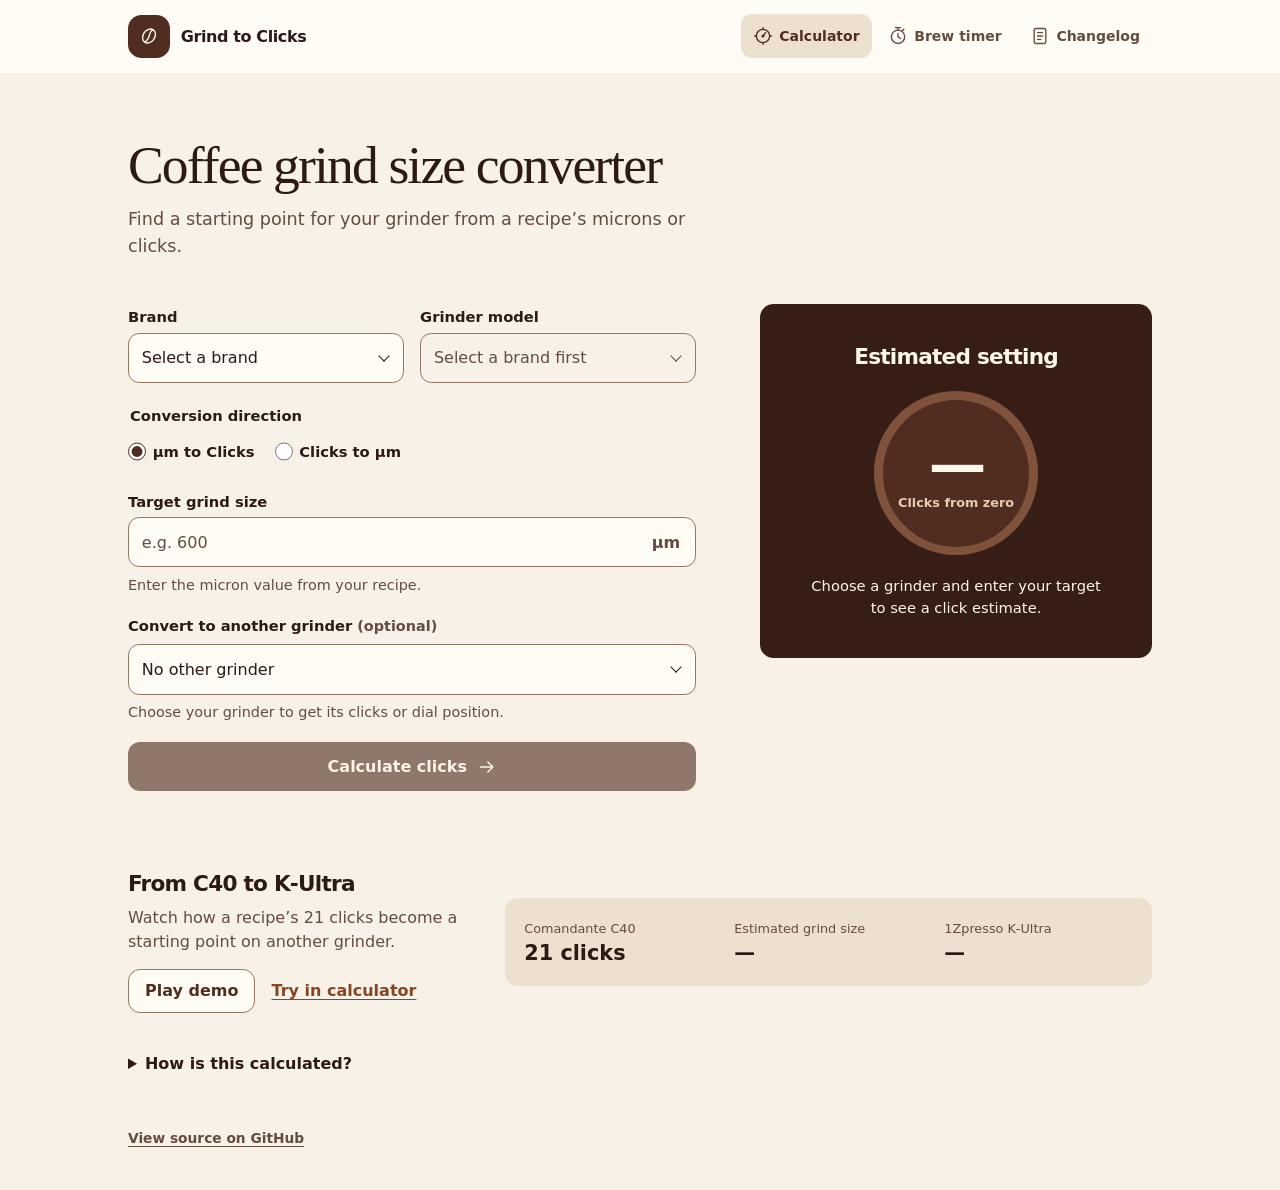
<file: index.html>
<!doctype html>
<html lang="en">
<head>
<meta charset="utf-8">
<meta name="viewport" content="width=device-width, initial-scale=1">
<meta name="description" content="Convert a coffee recipe’s grind size in microns to estimated clicks for your grinder.">
<title>Coffee Grind Size Converter: Microns to Clicks | Grind to Clicks</title>
<link rel="icon" href="./assets/bean.svg" type="image/svg+xml">
<link rel="stylesheet" href="./assets/style.css?v=1.9">
<script src="./assets/select.js?v=1.4" defer></script>
<script src="./assets/grinders.js?v=1.7" defer></script>
<script src="./assets/calculator.js?v=1.9" defer></script>
</head>
<body>
<a class="skip" href="#main">Skip to content</a>
<header class="header"><div class="wrap header-inner">
<a class="brand" href="./"><span class="brand-icon"><svg viewBox="0 0 24 24" fill="none" stroke="currentColor" stroke-width="1.65" stroke-linecap="round" stroke-linejoin="round" aria-hidden="true"><ellipse cx="12" cy="12" rx="7" ry="9" transform="rotate(35 12 12)"/><path d="M16 5c-5 2-1 8-8 14"/></svg></span>Grind to Clicks</a>
<nav aria-label="Main navigation"><a href="./" aria-current="page"><svg viewBox="0 0 24 24" fill="none" stroke="currentColor" stroke-width="1.65" stroke-linecap="round" stroke-linejoin="round" aria-hidden="true"><circle cx="12" cy="12" r="8"/><path d="M12 12l3-4M12 2v2M2 12h2m16 0h2m-10 8v2"/><circle cx="12" cy="12" r="1"/></svg>Calculator</a><a href="./timer/"><svg viewBox="0 0 24 24" fill="none" stroke="currentColor" stroke-width="1.65" stroke-linecap="round" stroke-linejoin="round" aria-hidden="true"><circle cx="12" cy="13" r="8"/><path d="M12 9v4l3 2M9 2h6m-3 0v3m5 1 2-2"/></svg>Brew timer</a><a href="./changelog/"><svg viewBox="0 0 24 24" fill="none" stroke="currentColor" stroke-width="1.65" stroke-linecap="round" stroke-linejoin="round" aria-hidden="true"><rect x="5" y="3" width="14" height="18" rx="2"/><path d="M9 8h6m-6 4h6m-6 4h4"/></svg>Changelog</a></nav>
</div></header>
<main id="main" class="wrap calculator-page"><header class="page-heading"><h1>Coffee grind size converter</h1><p class="lede">Find a starting point for your grinder from a recipe’s microns or clicks.</p></header>
<div class="tool-grid calculator-grid">
<section class="tool calculator-input" aria-labelledby="calc-title">
<h2 id="calc-title" class="sr-only">Grinder settings</h2>
<form id="grind-form">
<div class="grinder-fields">
<div><label for="brand">Brand</label><select id="brand" required><option value="">Select a brand</option></select></div>
<div><label for="grinder">Grinder model</label><select id="grinder" required disabled aria-describedby="model-spec"><option value="">Select a brand first</option></select></div>
</div>
<p class="field-note" id="model-spec" hidden></p>
<fieldset class="conversion-mode">
<legend>Conversion direction</legend>
<label><input type="radio" name="direction" value="forward" checked> µm to Clicks</label>
<label><input type="radio" name="direction" value="reverse"> Clicks to µm</label>
</fieldset>
<div id="size-field">
<label for="microns">Target grind size</label>
<div class="unit-field"><input id="microns" type="number" min="1" step="any" inputmode="decimal" placeholder="e.g. 600" required aria-describedby="size-note calc-error"><span aria-hidden="true">µm</span></div>
<p id="size-note" class="field-note">Enter the micron value from your recipe.</p>
</div>
<div id="position-field" hidden>
<label for="position" id="position-label">Clicks from zero</label>
<input id="position" disabled aria-describedby="position-note calc-error">
<p class="field-note" id="position-note"></p>
</div>
<div class="destination-field">
<label for="destination">Convert to another grinder <span class="field-note">(optional)</span></label>
<select id="destination" aria-describedby="destination-note"><option value="none">No other grinder</option></select>
<p class="field-note" id="destination-note">Choose your grinder to get its clicks or dial position.</p>
</div>
<p id="calc-error" class="error" role="alert" hidden></p>
<button id="calculate" class="button primary" type="submit"><span id="calculate-label">Calculate clicks</span> <svg viewBox="0 0 24 24" fill="none" stroke="currentColor" stroke-width="1.65" stroke-linecap="round" stroke-linejoin="round" aria-hidden="true"><path d="M4 12h15m-6-6 6 6-6 6"/></svg></button>
<a id="next" class="button primary" href="./timer/" hidden>Open brew timer <svg viewBox="0 0 24 24" fill="none" stroke="currentColor" stroke-width="1.65" stroke-linecap="round" stroke-linejoin="round" aria-hidden="true"><path d="M4 12h15m-6-6 6 6-6 6"/></svg></a>
</form>
<noscript><p>Enable JavaScript to calculate a setting.</p></noscript>
</section>
<section class="card result-card" aria-labelledby="result-title">
<h2 id="result-title">Estimated setting</h2>
<div class="gauge" id="setting-gauge" aria-hidden="true"><div class="gauge-core"><span id="gauge-value">—</span><small id="gauge-unit">Clicks from zero</small></div></div>
<p class="result-note" id="position-progress" hidden></p>
<p id="result-summary" role="status">Choose a grinder and enter your target to see a click estimate.</p>
<p class="result-note" id="result-note" hidden></p>
<p class="result-note" id="community-note" hidden></p>
<a class="result-reference" id="community-source" hidden>View DCInside measurement</a>
<p class="result-note" id="comparison-note" hidden>Brewer-reported reference: C40 Standard 21 clicks and K-Ultra about 65 clicks for the same 750 µm recipe target.</p>
<a class="result-reference" id="comparison-timer" href="./timer/?grinder=k-ultra&amp;clicks=65" hidden>Use 65 clicks in the brew timer</a>
<a id="spec-link" hidden>View grinder reference <svg viewBox="0 0 24 24" fill="none" stroke="currentColor" stroke-width="1.65" stroke-linecap="round" stroke-linejoin="round" aria-hidden="true"><path d="M4 12h15m-6-6 6 6-6 6"/></svg></a>
<a class="result-reference" id="source-spec-link" hidden>View recipe grinder measurements</a>
</section>
</div>
<div class="support">
<section class="example" aria-labelledby="example-title">
<div class="example-copy">
<h2 id="example-title">From C40 to K‑Ultra</h2>
<p>Watch how a recipe’s 21 clicks become a starting point on another grinder.</p>
<div class="example-actions">
<button type="button" class="button secondary" id="play-example">Play demo</button>
<button type="button" class="example-use" id="use-example">Try in calculator</button>
</div>
</div>
<div class="example-scene" id="example-scene" aria-label="C40 to K-Ultra example">
<dl>
<div><dt>Comandante C40</dt><dd id="example-from">21 clicks</dd></div>
<div><dt>Estimated grind size</dt><dd id="example-size">—</dd></div>
<div><dt>1Zpresso K‑Ultra</dt><dd id="example-to">—</dd></div>
</dl>
<p class="sr-only" id="example-status" role="status"></p>
</div>
</section>
<details class="card help"><summary>How is this calculated?</summary><p>We use published measurements of ground coffee at known click settings. We average neighboring measurements where the trend reverses, then interpolate within the supported range and round to the nearest click. Results are starting points and can vary with the beans and grinder zero point.</p><p>Check the statistic next to your result. Onyx labels its values average particle size. The K6 source reports the median (D50). These statistics can differ. For Red Clix, we apply <a href="https://comandantegrinder.com/products/red-clix-drivetrain-set">Comandante’s 2:1 click ratio</a> to the C40 reference. DCInside photo measurements are shown with their own source and zero-point conventions. Their values may differ from instrument measurements. Models without enough measurements link to a setting guide.</p></details>
</div></main>
<footer class="wrap footer"><a href="https://github.com/hjd5031/grind-to-clicks">View source on GitHub</a></footer>
</body>
</html>
</file>
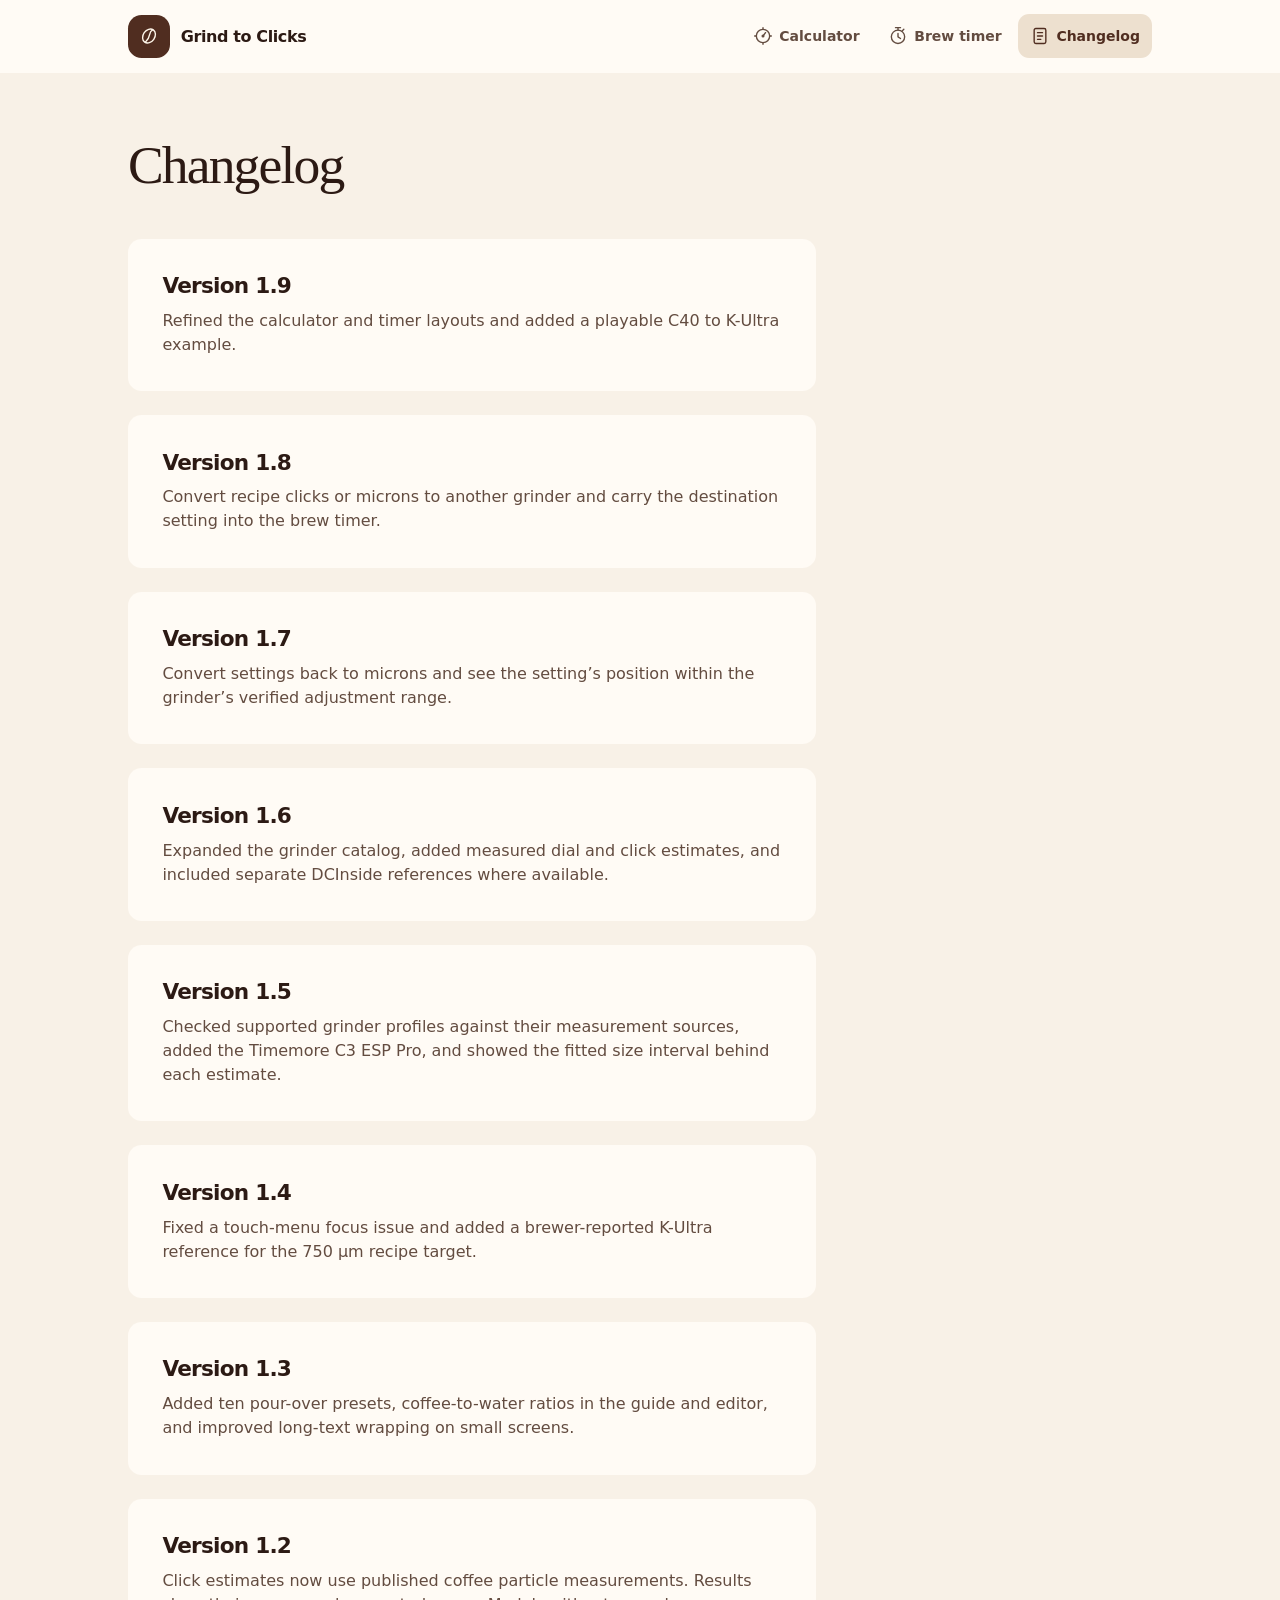
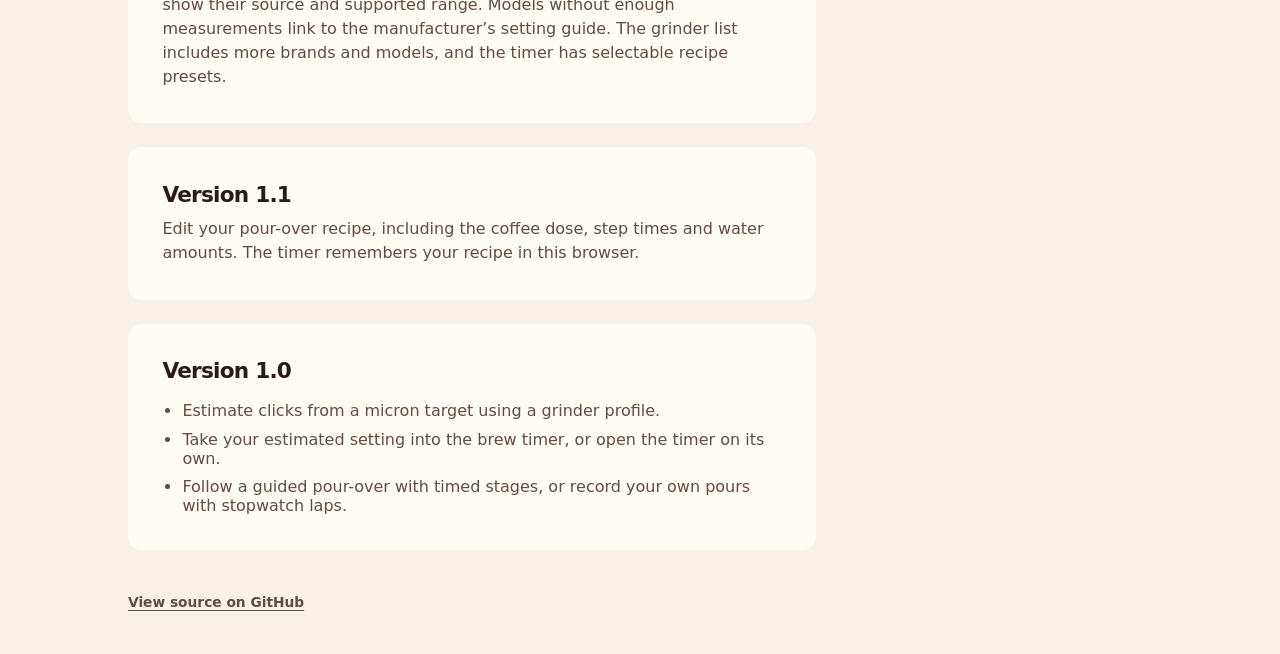
<file: changelog/index.html>
<!doctype html>
<html lang="en">
<head>
<meta charset="utf-8">
<meta name="viewport" content="width=device-width, initial-scale=1">
<meta name="description" content="Release notes for Grind to Clicks.">
<title>Changelog · Grind to Clicks</title>
<link rel="icon" href="../assets/bean.svg" type="image/svg+xml">
<link rel="stylesheet" href="../assets/style.css?v=1.9">

</head>
<body>
<a class="skip" href="#main">Skip to content</a>
<header class="header"><div class="wrap header-inner">
<a class="brand" href="../"><span class="brand-icon"><svg viewBox="0 0 24 24" fill="none" stroke="currentColor" stroke-width="1.65" stroke-linecap="round" stroke-linejoin="round" aria-hidden="true"><ellipse cx="12" cy="12" rx="7" ry="9" transform="rotate(35 12 12)"/><path d="M16 5c-5 2-1 8-8 14"/></svg></span>Grind to Clicks</a>
<nav aria-label="Main navigation"><a href="../"><svg viewBox="0 0 24 24" fill="none" stroke="currentColor" stroke-width="1.65" stroke-linecap="round" stroke-linejoin="round" aria-hidden="true"><circle cx="12" cy="12" r="8"/><path d="M12 12l3-4M12 2v2M2 12h2m16 0h2m-10 8v2"/><circle cx="12" cy="12" r="1"/></svg>Calculator</a><a href="../timer/"><svg viewBox="0 0 24 24" fill="none" stroke="currentColor" stroke-width="1.65" stroke-linecap="round" stroke-linejoin="round" aria-hidden="true"><circle cx="12" cy="13" r="8"/><path d="M12 9v4l3 2M9 2h6m-3 0v3m5 1 2-2"/></svg>Brew timer</a><a href="../changelog/" aria-current="page"><svg viewBox="0 0 24 24" fill="none" stroke="currentColor" stroke-width="1.65" stroke-linecap="round" stroke-linejoin="round" aria-hidden="true"><rect x="5" y="3" width="14" height="18" rx="2"/><path d="M9 8h6m-6 4h6m-6 4h4"/></svg>Changelog</a></nav>
</div></header>
<main id="main" class="wrap"><header class="page-heading"><h1>Changelog</h1></header>
<article class="card tool release"><h2>Version 1.9</h2><p>Refined the calculator and timer layouts and added a playable C40 to K-Ultra example.</p></article>
<article class="card tool release"><h2>Version 1.8</h2><p>Convert recipe clicks or microns to another grinder and carry the destination setting into the brew timer.</p></article>
<article class="card tool release"><h2>Version 1.7</h2><p>Convert settings back to microns and see the setting’s position within the grinder’s verified adjustment range.</p></article>
<article class="card tool release"><h2>Version 1.6</h2><p>Expanded the grinder catalog, added measured dial and click estimates, and included separate DCInside references where available.</p></article>
<article class="card tool release"><h2>Version 1.5</h2><p>Checked supported grinder profiles against their measurement sources, added the Timemore C3 ESP Pro, and showed the fitted size interval behind each estimate.</p></article>
<article class="card tool release"><h2>Version 1.4</h2><p>Fixed a touch-menu focus issue and added a brewer-reported K-Ultra reference for the 750 µm recipe target.</p></article>
<article class="card tool release"><h2>Version 1.3</h2><p>Added ten pour-over presets, coffee-to-water ratios in the guide and editor, and improved long-text wrapping on small screens.</p></article>
<article class="card tool release"><h2>Version 1.2</h2><p>Click estimates now use published coffee particle measurements. Results show their source and supported range. Models without enough measurements link to the manufacturer’s setting guide. The grinder list includes more brands and models, and the timer has selectable recipe presets.</p></article>
<article class="card tool release"><h2>Version 1.1</h2><p>Edit your pour-over recipe, including the coffee dose, step times and water amounts. The timer remembers your recipe in this browser.</p></article>
<article class="card tool release"><h2>Version 1.0</h2><ul><li>Estimate clicks from a micron target using a grinder profile.</li><li>Take your estimated setting into the brew timer, or open the timer on its own.</li><li>Follow a guided pour-over with timed stages, or record your own pours with stopwatch laps.</li></ul></article></main>
<footer class="wrap footer"><a href="https://github.com/hjd5031/grind-to-clicks">View source on GitHub</a></footer>
</body>
</html>
</file>
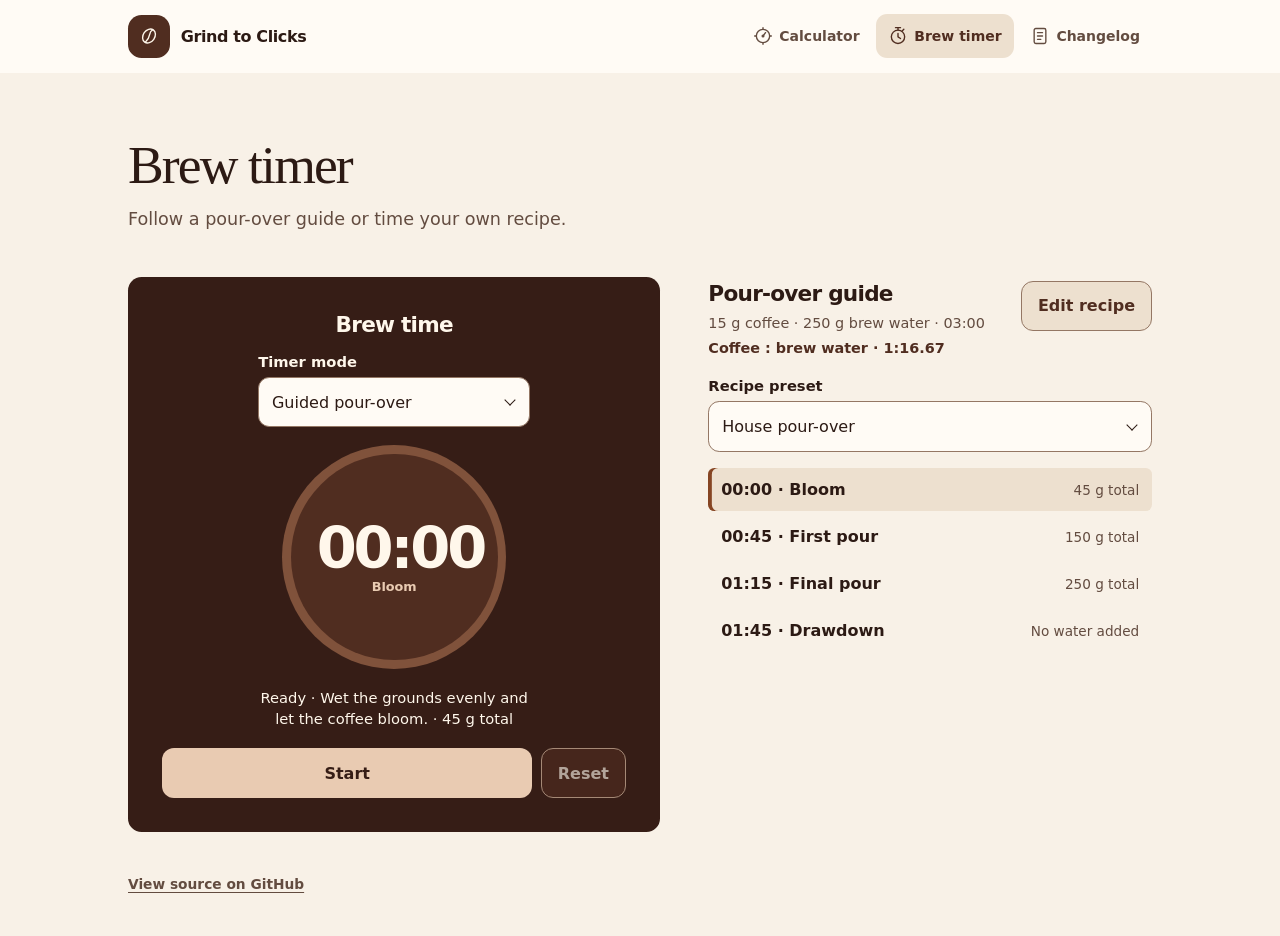
<file: timer/index.html>
<!doctype html>
<html lang="en">
<head>
<meta charset="utf-8">
<meta name="viewport" content="width=device-width, initial-scale=1">
<meta name="description" content="A guided pour-over timer and free stopwatch with lap times.">
<title>Brew timer · Grind to Clicks</title>
<link rel="icon" href="../assets/bean.svg" type="image/svg+xml">
<link rel="stylesheet" href="../assets/style.css?v=1.9">
<script src="../assets/select.js?v=1.4" defer></script>
<script src="../assets/grinders.js?v=1.7" defer></script>
<script src="../assets/timer.js?v=1.3" defer></script>
</head>
<body>
<a class="skip" href="#main">Skip to content</a>
<header class="header"><div class="wrap header-inner">
<a class="brand" href="../"><span class="brand-icon"><svg viewBox="0 0 24 24" fill="none" stroke="currentColor" stroke-width="1.65" stroke-linecap="round" stroke-linejoin="round" aria-hidden="true"><ellipse cx="12" cy="12" rx="7" ry="9" transform="rotate(35 12 12)"/><path d="M16 5c-5 2-1 8-8 14"/></svg></span>Grind to Clicks</a>
<nav aria-label="Main navigation"><a href="../"><svg viewBox="0 0 24 24" fill="none" stroke="currentColor" stroke-width="1.65" stroke-linecap="round" stroke-linejoin="round" aria-hidden="true"><circle cx="12" cy="12" r="8"/><path d="M12 12l3-4M12 2v2M2 12h2m16 0h2m-10 8v2"/><circle cx="12" cy="12" r="1"/></svg>Calculator</a><a href="../timer/" aria-current="page"><svg viewBox="0 0 24 24" fill="none" stroke="currentColor" stroke-width="1.65" stroke-linecap="round" stroke-linejoin="round" aria-hidden="true"><circle cx="12" cy="13" r="8"/><path d="M12 9v4l3 2M9 2h6m-3 0v3m5 1 2-2"/></svg>Brew timer</a><a href="../changelog/"><svg viewBox="0 0 24 24" fill="none" stroke="currentColor" stroke-width="1.65" stroke-linecap="round" stroke-linejoin="round" aria-hidden="true"><rect x="5" y="3" width="14" height="18" rx="2"/><path d="M9 8h6m-6 4h6m-6 4h4"/></svg>Changelog</a></nav>
</div></header>
<main id="main" class="wrap"><header class="page-heading"><h1>Brew timer</h1><p class="lede">Follow a pour-over guide or time your own recipe.</p></header>
<div class="tool-grid timer-grid">
<section class="card timer-card" aria-labelledby="timer-title">
<h2 id="timer-title">Brew time</h2>
<div class="mode-field"><label for="mode">Timer mode</label><select id="mode"><option value="guided">Guided pour-over</option><option value="free">Free stopwatch</option></select></div>
<p id="brew-setting" class="setting" hidden></p>
<div class="gauge brew-gauge" id="timer-ring"><div class="gauge-core"><span class="time" id="time" role="timer" aria-label="Elapsed time">00:00</span><small id="stage">Bloom</small></div></div>
<p id="timer-state" role="status">Ready to start</p>
<div class="timer-actions">
<button class="button primary" id="toggle" type="button">Start</button>
<button class="button secondary" id="lap" type="button" disabled hidden>Lap</button>
<button class="button secondary" id="reset" type="button" disabled>Reset</button>
</div>
<noscript><p>Enable JavaScript to use the stopwatch.</p></noscript>
</section>
<section class="card tool laps" id="guide-panel" aria-labelledby="guide-title">
<div class="card-heading recipe-heading"><div><h2 id="guide-title">Pour-over guide</h2><p id="recipe-summary"></p><p id="recipe-ratio" class="brew-ratio"></p></div><button class="button secondary" id="edit-recipe" type="button" disabled>Edit recipe</button></div>
<div class="preset-field"><label for="recipe-preset">Recipe preset</label><select id="recipe-preset">
<option value="default">House pour-over</option>
<option value="kasuya">Tetsu Kasuya · 4:6 (hot)</option>
<option value="hoffmann">James Hoffmann · V60</option>
<option value="ahnstar-20">AhnStar · Hot 20 g</option>
<option value="ahnstar-40">AhnStar · Hot 40 g</option>
<option value="momos-filter">Momos Coffee · V60 concentrate</option>
<option value="toch-v60">T.O.CH Coffee · V60 hot</option>
<option value="yongchaem-switch">용챔 · Hario Switch iced</option>
<option value="rule-484">정인성 (룰커피) · 4-8-4 hot</option>
<option value="rule-8g">정인성 (룰커피) · 8 g</option>
<option value="deep-blue-orea-hot">Deep Blue Lake · Orea V4 hot</option>
<option value="deep-blue-orea-iced">Deep Blue Lake · Orea V4 iced</option>
<option value="deep-blue-v60-hot">Deep Blue Lake · V60 hot</option>
</select><p class="field-note" id="preset-note" hidden></p><a class="preset-source" id="preset-source" hidden>View recipe notes</a></div>
<ol class="steps" id="guide-list" aria-label="Brew stages"></ol>
<dialog id="recipe-editor" aria-labelledby="editor-title">
<form id="recipe-form">
<h2 id="editor-title">Edit recipe</h2>
<label for="coffee-grams">Coffee (g)</label>
<input id="coffee-grams" type="number" inputmode="decimal" min=".1" max="9999" step=".1" required autofocus>
<p class="brew-ratio" id="editor-ratio"></p>
<p class="field-note">Enter the time and water to add for each step. Use 0 g for a wait or drawdown.</p>
<div id="recipe-steps"></div>
<div class="editor-actions">
<button class="button secondary" id="add-step" type="button">Add step</button>
<button class="button secondary" id="default-recipe" type="button">Load defaults</button>
</div>
<div class="editor-actions">
<button class="button secondary" id="cancel-recipe" type="button">Cancel</button>
<button class="button primary" type="submit">Save recipe</button>
</div>
</form>
</dialog>
<template id="recipe-step-template">
<fieldset class="recipe-step">
<legend></legend>
<label>Step name<input name="title" required maxlength="40"></label>
<div class="recipe-amounts">
<label>Duration (seconds)<input name="duration" type="number" inputmode="numeric" min="1" max="3600" step="1" required></label>
<label>Water to add (g)<input name="water" type="number" inputmode="decimal" min="0" max="9999" step=".1" required></label>
</div>
<label>Instructions <span class="field-note">(optional)</span><textarea name="note" rows="3" maxlength="160"></textarea></label>
<button class="button secondary remove-step" type="button">Remove step</button>
</fieldset>
</template>
</section>
<section class="card tool laps" id="lap-panel" aria-labelledby="laps-title" hidden>
<div class="card-heading"><div><h2 id="laps-title">Brew laps</h2><p>Record a time for each pour.</p></div></div>
<p id="lap-empty">Your laps will appear here.</p>
<ol id="lap-list" aria-label="Recorded laps"></ol>
<p class="sr-only" id="lap-status" role="status"></p>
</section>
</div></main>
<footer class="wrap footer"><a href="https://github.com/hjd5031/grind-to-clicks">View source on GitHub</a></footer>
</body>
</html>
</file>
<file: assets/style.css>
:root {
  color-scheme: light;
  --paper: #f8f1e7;
  --card: #fffbf5;
  --sand: #ede0cf;
  --ink: #2c1a14;
  --muted: #634c40;
  --accent: #864523;
  --espresso: #502d20;
  --deep: #361d16;
  --cream: #fff7eb;
  --latte: #e9cbb2;
  --edge: #947764;
  --focus: #9b3a16;
  font-family: system-ui, -apple-system, "Segoe UI", sans-serif;
  color: var(--ink);
  background: var(--paper);
}

*, *::before, *::after { box-sizing: border-box; }
[hidden] { display: none !important; }
body { margin: 0; }
h1, h2, p { margin: 0; }
a { color: inherit; text-underline-offset: .2em; }
button, input, select { font: inherit; }
svg { width: 1.25rem; height: 1.25rem; flex: none; vertical-align: middle; }
:focus-visible { outline: 3px solid var(--focus); outline-offset: 4px; }
.skip { position: absolute; left: 1rem; top: 1rem; z-index: 2; padding: .75rem; background: var(--card); transform: translateY(-200%); }
.skip:focus { transform: none; }
.sr-only { position: absolute; width: 1px; height: 1px; overflow: hidden; clip-path: inset(50%); white-space: nowrap; }
.wrap { width: min(100% - 3rem, 64rem); margin-inline: auto; }
.header { background: var(--card); }
.header-inner { display: flex; align-items: center; justify-content: space-between; gap: .75rem 1.5rem; padding-block: .9rem; }
.brand, nav, nav a, .button { display: flex; align-items: center; }
.brand { gap: .65rem; font-weight: 800; letter-spacing: -.025em; white-space: nowrap; text-decoration: none; }
.brand-icon { display: grid; place-items: center; width: 2.65rem; height: 2.65rem; border-radius: .85rem; flex: none; }
.brand-icon { background: var(--espresso); color: var(--cream); }
nav { flex-wrap: wrap; gap: .25rem; }
nav a { min-height: 2.75rem; gap: .42rem; padding: .45rem .75rem; border-radius: .7rem; text-decoration: none; font-size: .875rem; font-weight: 650; color: var(--muted); }
nav a[aria-current], nav a:hover { color: var(--espresso); background: var(--sand); }

.page-heading { padding-block: clamp(2rem, 5vw, 4rem) clamp(1.65rem, 4vw, 2.75rem); }
h1 { font: 500 clamp(2rem, 5vw, 3.35rem)/1.08 Georgia, serif; letter-spacing: -.035em; }
.lede { margin-top: .7rem; color: var(--muted); max-width: 55ch; font-size: clamp(1rem, 2vw, 1.1rem); line-height: 1.55; }
.tool-grid { display: grid; grid-template-columns: minmax(0, 1.2fr) minmax(0, 1fr); gap: clamp(1.25rem, 3vw, 2rem); }
.calculator-grid { grid-template-columns: minmax(0, 1.45fr) minmax(0, 1fr); gap: clamp(1.5rem, 5vw, 4rem); align-items: start; }
.tool.calculator-input { padding: .25rem 0 0; }
.support { margin-top: clamp(2.5rem, 7vw, 5rem); }
.card { border-radius: .85rem; background: var(--card); }
.tool, .result-card, .timer-card { padding: clamp(1.2rem, 3vw, 2.15rem); }
.card-heading { margin-bottom: 1.15rem; }
h2 { font-size: 1.35rem; letter-spacing: -.035em; line-height: 1.25; }
.card-heading p, .field-note, #lap-empty { color: var(--muted); font-size: .9rem; line-height: 1.45; }
.card-heading p { margin-top: .28rem; }
label { display: block; font-weight: 750; font-size: .92rem; margin-bottom: .45rem; }
select, input { width: 100%; min-height: 3.15rem; color: var(--ink); background: var(--card); border: 1px solid var(--edge); border-radius: .7rem; padding: .62rem .8rem; }
input::placeholder { color: var(--muted); opacity: 1; }
.grinder-fields { display: grid; grid-template-columns: minmax(0, 1fr) minmax(0, 1fr); gap: 1rem; margin-bottom: 1.5rem; }
.coffee-select { position: relative; color: var(--ink); text-align: left; }
.coffee-select summary { display: flex; align-items: center; justify-content: space-between; gap: .6rem; min-height: 3.15rem; padding: .62rem .8rem; border: 1px solid var(--edge); border-radius: .7rem; background: var(--card); list-style: none; cursor: pointer; overflow-wrap: anywhere; }
.coffee-select summary::-webkit-details-marker { display: none; }
.coffee-select summary::after { content: ""; width: .5rem; height: .5rem; flex: none; border: solid currentColor; border-width: 0 1.5px 1.5px 0; transform: rotate(45deg); margin: -.25rem .15rem 0 0; }
.coffee-select summary[aria-disabled="true"] { background: var(--paper); color: var(--muted); cursor: default; }
.coffee-options { position: absolute; z-index: 2; inset-inline: 0; top: calc(100% + .35rem); max-height: min(15rem, 42vh); overflow: auto; padding: .3rem; background: var(--card); border: 1px solid var(--edge); border-radius: .65rem; box-shadow: 0 .4rem 1rem #2c1a1426; }
.coffee-options button { display: block; width: 100%; min-height: 2.65rem; padding: .45rem .55rem; text-align: left; color: var(--ink); background: var(--card); border: 0; border-radius: .35rem; cursor: pointer; }
.coffee-options button:hover, .coffee-options button[aria-pressed="true"] { background: var(--sand); }
.coffee-options button:focus-visible { outline-offset: -3px; }
.timer-card .coffee-options button:focus-visible { outline-color: var(--focus); }
.preset-field { margin-bottom: 1rem; }
.preset-source { display: inline-block; margin-top: .35rem; font-size: .85rem; color: var(--accent); }
#model-spec { margin: -.45rem 0 .9rem; }
.conversion-mode { display: flex; flex-wrap: wrap; gap: .25rem 1.25rem; margin: 0 0 1.2rem; padding: 0; border: 0; }
.conversion-mode legend { font-size: .92rem; font-weight: 750; margin-bottom: .35rem; }
.conversion-mode label { display: flex; align-items: center; gap: .4rem; min-height: 2.75rem; margin: 0; }
.conversion-mode input { width: 1.15rem; height: 1.15rem; min-height: 0; margin: 0; accent-color: var(--espresso); }
#position-note { margin-top: .45rem; }
.destination-field { margin-top: 1.3rem; }
#destination-note { margin-top: .45rem; }
select:disabled { background: var(--paper); color: var(--muted); opacity: 1; }
.unit-field { position: relative; }
.unit-field input { padding-right: 3.5rem; }
.unit-field span { position: absolute; right: 1rem; top: 50%; transform: translateY(-50%); color: var(--muted); font-weight: 750; pointer-events: none; }
form .unit-field + .field-note { margin-top: .45rem; }
.button { justify-content: center; gap: .6rem; min-height: 3.1rem; border: 1px solid transparent; border-radius: .75rem; padding: .6rem 1rem; cursor: pointer; font-weight: 750; text-decoration: none; }
form .button { width: 100%; margin-top: 1.2rem; }
.primary { color: var(--cream); background: var(--espresso); }
.primary:hover { background: var(--deep); }
.secondary { color: var(--espresso); background: var(--sand); border-color: var(--edge); }
.secondary:hover { background: var(--cream); }
button:disabled { cursor: default; opacity: .62; }
.error { color: #902918; margin-top: .5rem; font-size: .9rem; }

.result-card, .timer-card { background: var(--deep); color: var(--cream); display: flex; flex-direction: column; align-items: center; justify-content: center; text-align: center; }
.result-card { justify-content: flex-start; min-height: 19rem; padding-block: clamp(1.6rem, 4vw, 2.5rem); overflow-wrap: anywhere; }
.result-card .gauge { margin-block: 1.25rem; }
.result-card .gauge-core { grid-template-columns: minmax(0, 82%); }
.result-card a:focus-visible, .timer-card :focus-visible { outline-color: var(--latte); }
.gauge { --progress: 0%; width: min(100%, 10.25rem); aspect-ratio: 1; display: grid; place-items: center; margin: 1.1rem auto; border-radius: 50%; padding: .54rem; background: conic-gradient(var(--latte) var(--progress), #80523b 0); }
.gauge-core { width: 100%; height: 100%; display: grid; place-content: center; gap: .1rem; border-radius: 50%; background: var(--espresso); }
.gauge-core > span { font-size: clamp(2.6rem, 6vw, 3.6rem); line-height: 1; font-weight: 800; font-variant-numeric: tabular-nums; letter-spacing: -.055em; }
.gauge-core small { color: var(--latte); font-size: .8rem; font-weight: 650; }
#result-summary, #timer-state { color: var(--cream); max-width: 31ch; font-size: .92rem; line-height: 1.45; }
.result-note { color: var(--latte); font-size: .82rem; margin-top: .55rem; }
.result-reference { color: var(--latte); font-size: .875rem; margin-top: .45rem; }
#spec-link { margin-top: .65rem; color: var(--latte); font-weight: 650; font-size: .875rem; }
#spec-link svg, .help a svg { width: 1rem; height: 1rem; }

.help { max-width: 66ch; margin-top: 1.7rem; padding: .15rem 0; background: transparent; }
.help summary { min-height: 2.6rem; align-content: center; cursor: pointer; font-weight: 750; }
.help p { color: var(--muted); line-height: 1.55; margin: .25rem 0 .7rem; }
.help a { font-weight: 650; color: var(--accent); }
.footer { padding-block: clamp(1.75rem, 4vw, 2.75rem); color: var(--muted); font-size: .86rem; }
.footer a { font-weight: 650; }

.example { display: grid; grid-template-columns: minmax(0, .8fr) minmax(0, 1.5fr); align-items: center; gap: 1.25rem 2rem; }
.example-copy p { max-width: 35ch; margin-top: .45rem; color: var(--muted); line-height: 1.55; }
.example-actions { display: flex; flex-wrap: wrap; align-items: center; gap: .55rem 1rem; margin-top: .85rem; }
.example-actions .secondary { min-height: 2.75rem; background: var(--card); }
.example-use { min-height: 2.75rem; border: 0; padding: .3rem 0; background: transparent; color: var(--accent); cursor: pointer; font-weight: 700; text-decoration: underline; text-underline-offset: .2em; }
.example-scene { padding: .65rem; border-radius: .8rem; background: var(--sand); }
.example-scene dl { display: grid; grid-template-columns: repeat(3, minmax(0, 1fr)); gap: .25rem; margin: 0; }
.example-scene dl > div { min-width: 0; padding: .7rem .55rem; border-radius: .5rem; transition: background-color .22s ease; }
.example-scene dt { color: var(--muted); font-size: .8rem; line-height: 1.35; }
.example-scene dd { margin: .25rem 0 0; font-size: clamp(1rem, 2.5vw, 1.3rem); font-weight: 750; }
.example-scene[data-step="source"] dl > :first-child, .example-scene[data-step="size"] dl > :nth-child(2), .example-scene[data-step="result"] dl > :last-child { background: var(--card); }
@media (prefers-reduced-motion: reduce) { .example-scene dl > div { transition: none; } }

.timer-grid { align-items: start; gap: clamp(1.5rem, 5vw, 3rem); }
.timer-grid .laps { background: transparent; padding: .25rem 0 0; }
.mode-field { width: min(100%, 17rem); margin-top: .9rem; text-align: left; }
.setting { color: var(--latte); margin-top: .8rem; font-size: .9rem; overflow-wrap: anywhere; }
.brew-gauge { width: min(100%, 14rem); }
.timer-actions { display: flex; flex-wrap: wrap; justify-content: center; gap: .55rem; margin-top: 1.2rem; width: 100%; }
.timer-actions .primary { color: var(--deep); background: var(--latte); flex: 1 0 6.5rem; }
.timer-actions .primary:hover { background: var(--cream); }
.timer-actions .secondary { color: var(--cream); background: var(--espresso); border-color: var(--latte); }
.timer-actions .secondary:hover { background: var(--deep); }
.laps ol { display: grid; gap: .25rem; margin: 0 0 .85rem; padding: 0; list-style: none; }
.laps li { display: flex; align-items: baseline; justify-content: space-between; flex-wrap: wrap; gap: .25rem .75rem; padding: .75rem .8rem; border-radius: .4rem; }
.laps li[aria-current] { background: var(--sand); box-shadow: inset .24rem 0 var(--accent); }
.laps li span { color: var(--muted); font-size: .85rem; }
.recipe-heading { display: flex; flex-wrap: wrap; align-items: start; justify-content: space-between; gap: .65rem; }
.brew-ratio { color: var(--espresso); font-weight: 750; line-height: 1.45; overflow-wrap: anywhere; }
.recipe-heading .brew-ratio { color: var(--espresso); }
#editor-ratio { margin-bottom: .55rem; }
#recipe-editor { width: min(calc(100% - 1.5rem), 36rem); max-height: calc(100dvh - 1.5rem); padding: clamp(1rem, 4vw, 1.75rem); overflow: auto; border: 1px solid var(--edge); border-radius: 1rem; background: var(--card); color: var(--ink); }
#recipe-editor::backdrop { background: #2c1a1480; }
#recipe-editor :is(h2, label, p, button), .steps li > *, #timer-state { min-width: 0; overflow-wrap: anywhere; }
#recipe-form h2, #coffee-grams { margin-bottom: .85rem; }
.recipe-step { min-inline-size: 0; margin: .85rem 0 0; padding: .8rem; border: 0; border-radius: .65rem; background: var(--paper); }
.recipe-step legend { font-weight: 750; padding: 0 .25rem; }
.recipe-step :is(input, textarea) { display: block; min-width: 0; max-width: 100%; margin-top: .3rem; }
.recipe-step textarea { width: 100%; padding: .62rem .8rem; resize: vertical; font: inherit; font-weight: 400; color: var(--ink); background: var(--card); border: 1px solid var(--edge); border-radius: .7rem; }
.brew-gauge .gauge-core { grid-template-columns: minmax(0, 75%); justify-content: center; }
#stage { overflow-wrap: anywhere; }
.recipe-amounts { display: grid; grid-template-columns: repeat(auto-fit, minmax(min(100%, 10rem), 1fr)); gap: 0 .65rem; }
.editor-actions { display: flex; flex-wrap: wrap; gap: .55rem; margin-top: .85rem; }
.editor-actions:last-child { justify-content: end; }
.release { max-width: 43rem; }
.release + .release { margin-top: 1.5rem; }
.release p { margin-top: .55rem; color: var(--muted); line-height: 1.5; }
.release ul { color: var(--muted); margin-bottom: 0; padding-left: 1.25rem; }
.release li + li { margin-top: .6rem; }

@media (max-width: 45rem) {
  .tool-grid, .example { grid-template-columns: minmax(0, 1fr); }
}
@media (max-width: 37rem) {
  .wrap { width: calc(100% - 1.5rem); }
  .header-inner { flex-wrap: wrap; }
  nav { width: 100%; }
  nav a { padding-inline: .55rem; }
  nav svg { width: 1rem; height: 1rem; }
}
@media (max-width: 32rem) {
  .grinder-fields { grid-template-columns: minmax(0, 1fr); }
  .example-scene dl { grid-template-columns: minmax(0, 1fr); }
  .example-scene dl > div { display: flex; align-items: baseline; justify-content: space-between; flex-wrap: wrap; gap: .25rem .7rem; }
  .example-scene dd { margin: 0; }
}
</file>
